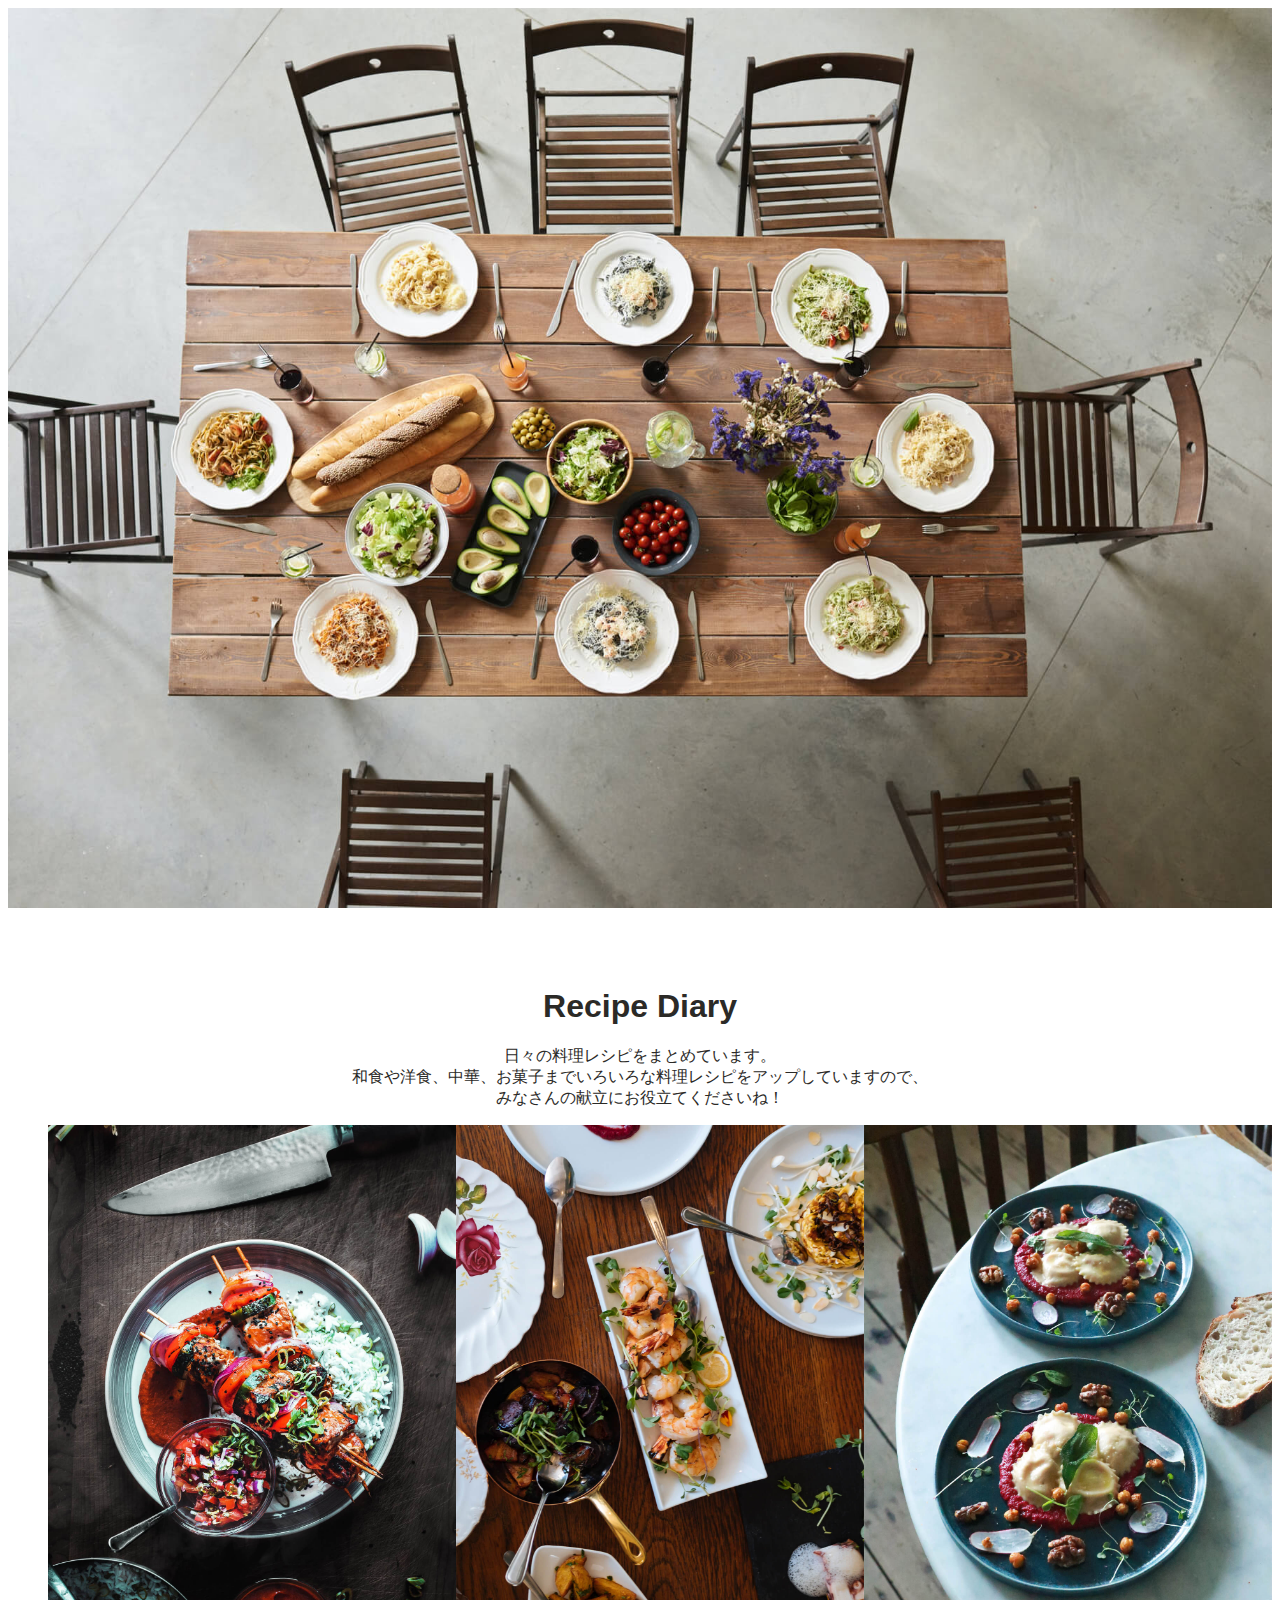
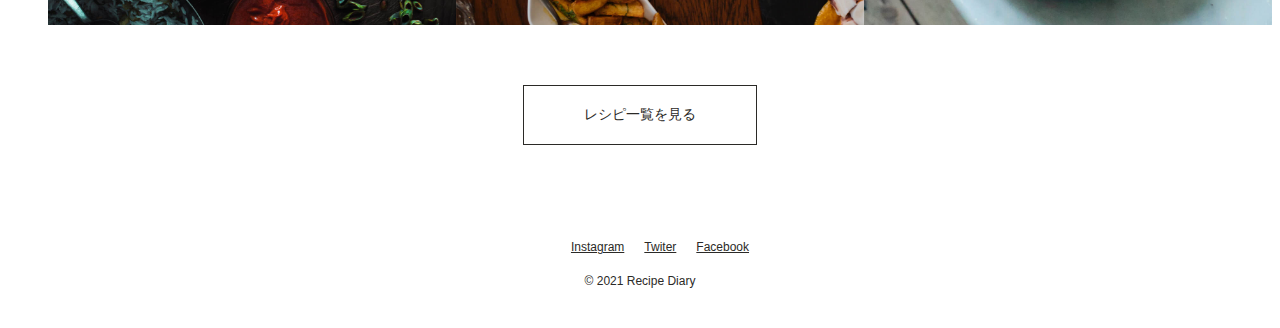
<file: 模写コーティング2/index.html>
<!DOCTYPE html>
<html lang="ja">
<head>
    <meta charset="UTF-8">
    <meta http-equiv="X-UA-Compatible" content="IE=edge">
    <meta name="viewport" content="width=device-width, initial-scale=1.0">
    <title>Recipie Dialy</title>
    <link rel="stylesheet" href="style.css">
</head>
<body>
    <div class="top-wrapper">
        
    </div>
    <div class="main-wrapper">
        <div class="main">
            <h1>Recipe Diary</h1>
            <p>日々の料理レシピをまとめています。<br>
                和食や洋食、中華、お菓子までいろいろな料理レシピをアップしていますので、<br>
                みなさんの献立にお役立てくださいね！
                
                </p>
        </div>

    </div>
    
    <div class="lesson-wrapper">
        <div class="lesson-icon">
            <ul class=gnav>
                <li><img src="recipe1.jpg"></li>
                <li><img src="recipe2.jpg"></li>
                <li><img src="recipe3.jpg"></li>
            </ul>
        </div>
    </div>
    
    <div class="btn-wrapper">
        <a class="btn"　href="#">レシピ一覧を見る</a>
    </div>

    <footer>
        <div class="footer-icon">
            <ul class="sns">
                <li><a href="#">Instagram</a></li>
                <li><a href="#">Twiter</a></li>
                <li><a href="#">Facebook</a></li>
            </ul>
            <p>&copy; 2021 Recipe Diary</p>

      
        </div>
    </footer>
</body>
</html>
</file>
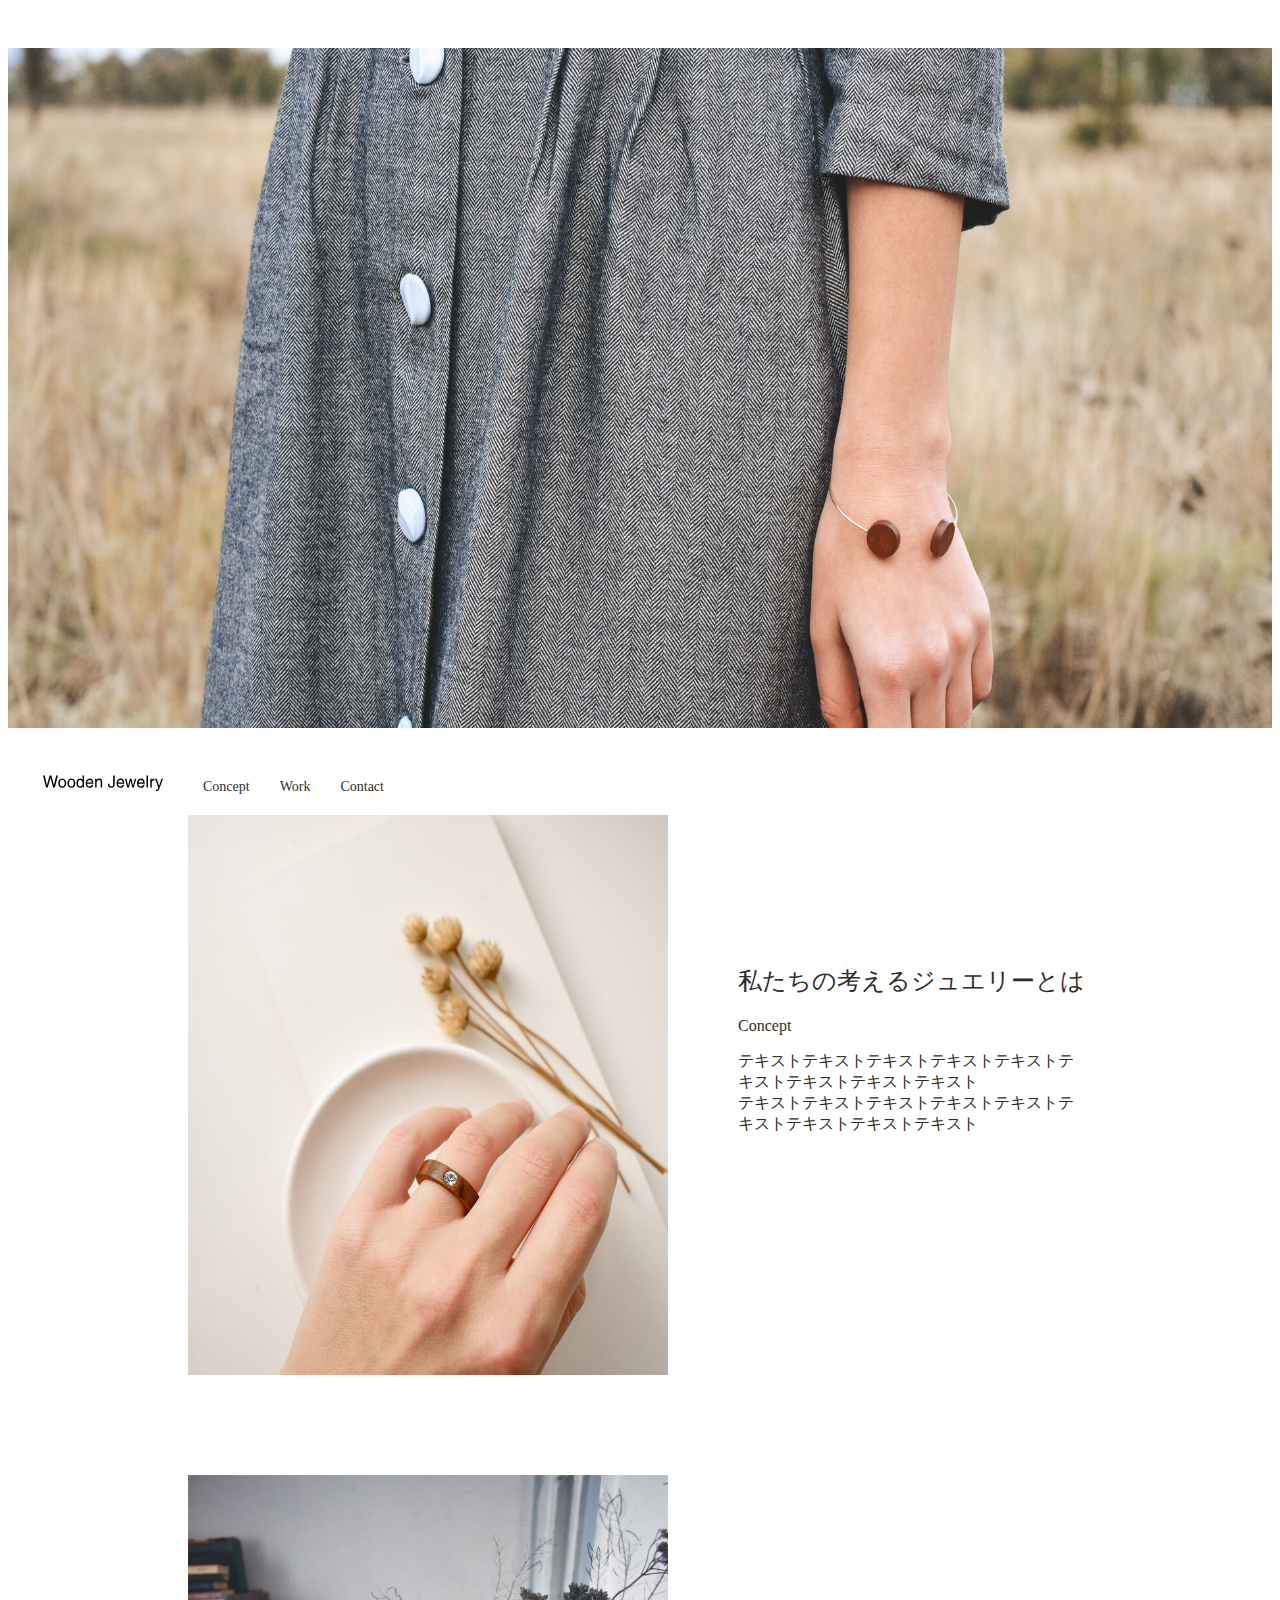
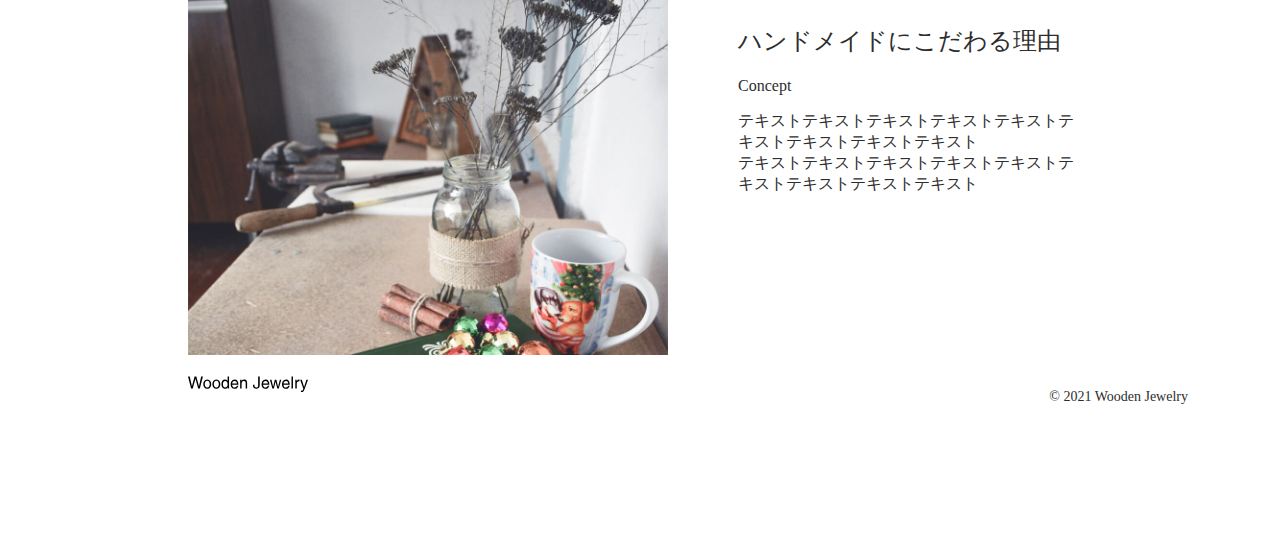
<file: 模写コーティング3/index.html>
<!DOCTYPE html>
<html lang="ja">
<head>
    <meta charset="UTF-8">
    <meta http-equiv="X-UA-Compatible" content="IE=edge">
    <meta name="viewport" content="width=device-width, initial-scale=1.0">
    <title>Recipie Dialy</title>
    <link rel="stylesheet" href="style.css">
</head>
<body>
    <div class="main">
        <div class="main-icon">
            <img src="mainvisual.jpg">
        </div>
    </div>
    <header>
        <div class="header">
            <a href="#"><img src="logo.svg"></a>
        </div>
        <div class="header-nav">
            <ul class=gnav>
                <li><a href="#">Concept</a></li>
                <li><a href="#">Work</a></li>
                <li><a href="#">Contact</a></li>
            </ul>
        </div>
    </header>
    <div class="list">
        <div class="container">
            <div class="list-left">
                <img src="concept.jpg">
                <div class="list-left2">
                <h2>私たちの考えるジュエリーとは</h2>
                <p class="concept">Concept</p>
                    <p>テキストテキストテキストテキストテキストテ<br>
                        キストテキストテキストテキスト<br>
                    テキストテキストテキストテキストテキストテ<br>
                        キストテキストテキストテキスト</p>
                </div>
            </div>
        </div>
    </div>

    <div class="list">
        <div class="container">
            <div class="list-right">
                <img src="work.jpg">
                <div class="list-right2">
                <h2>ハンドメイドにこだわる理由</h2>
                <p class="work">Concept</p>
                    <p>テキストテキストテキストテキストテキストテ<br>
                        キストテキストテキストテキスト<br>
                    テキストテキストテキストテキストテキストテ<br>
                        キストテキストテキストテキスト</p>
                </div>

        </div>
    </div>
    <footer>
        
            <div class="footer-logo">
            <Img src="logo.svg">
        </div>
        <p>&copy; 2021 Wooden Jewelry</p>
        
    </footer>
</body>
</html>
</file>
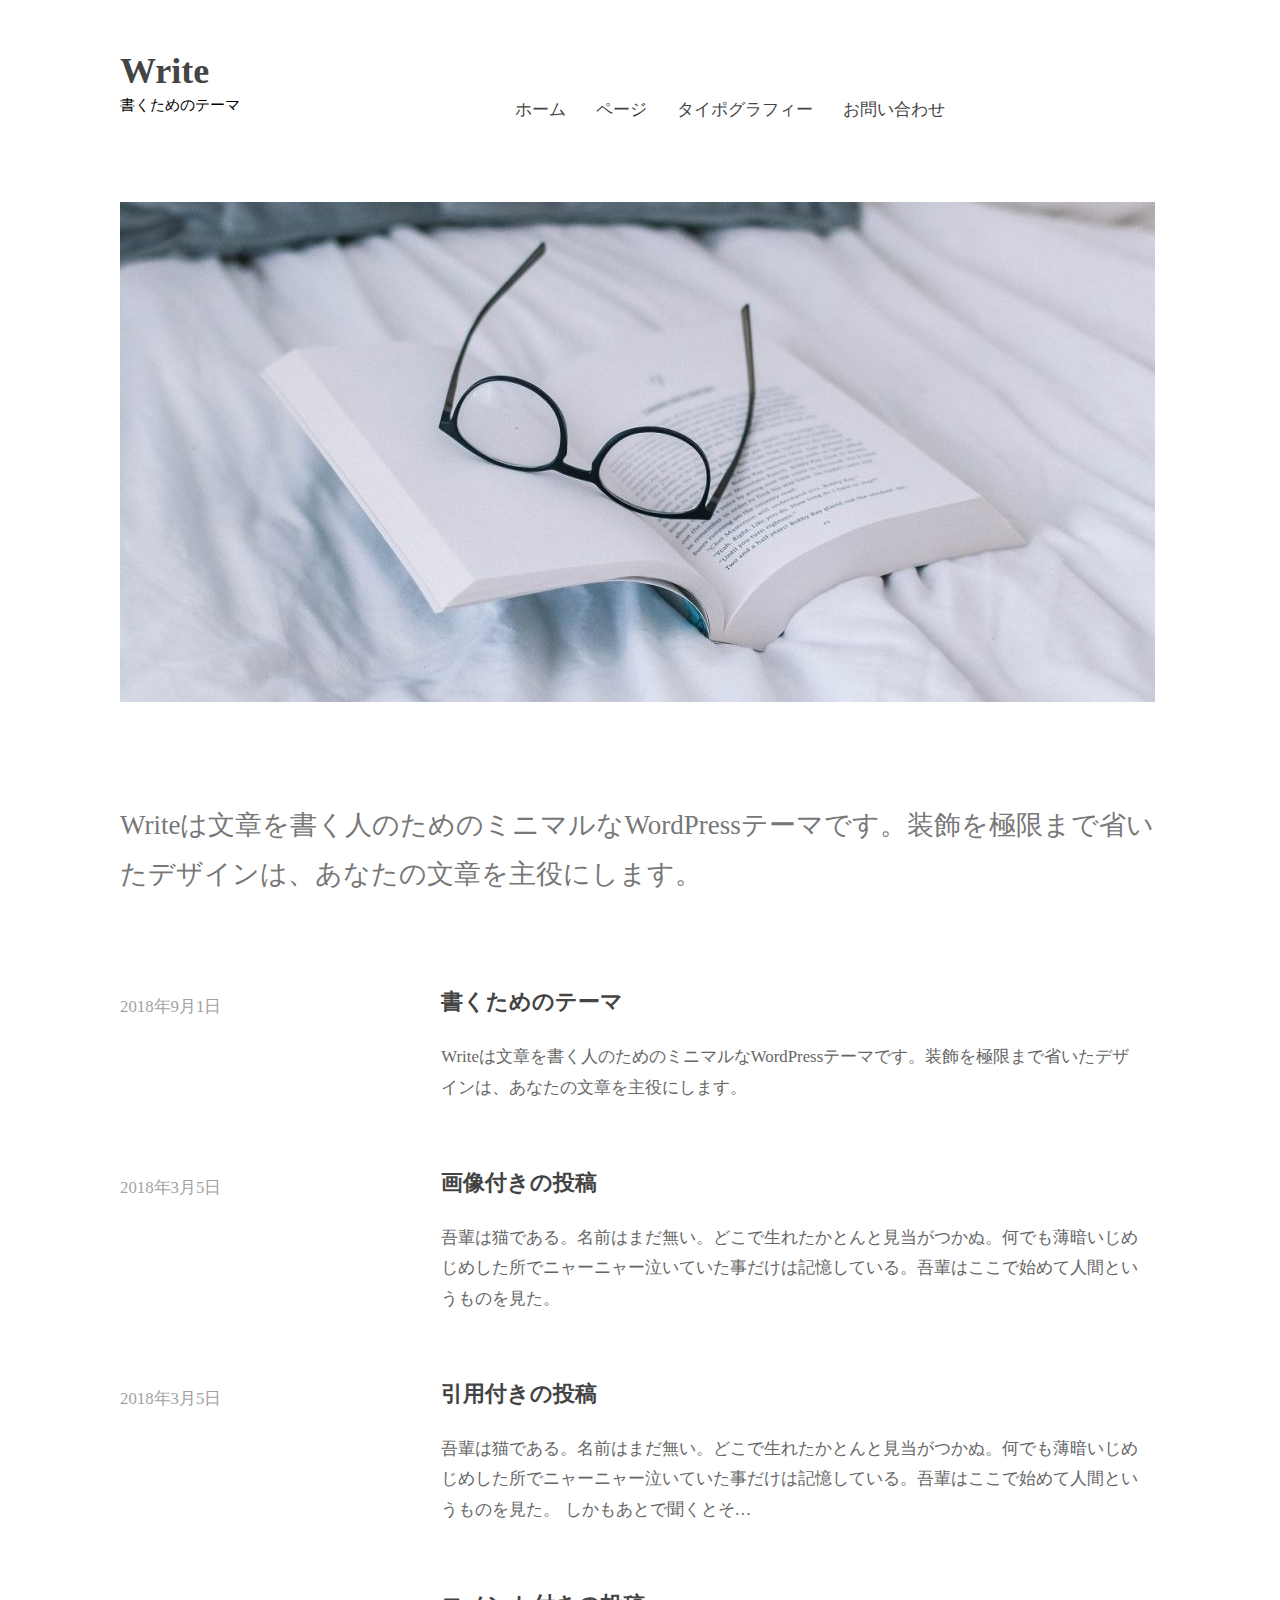
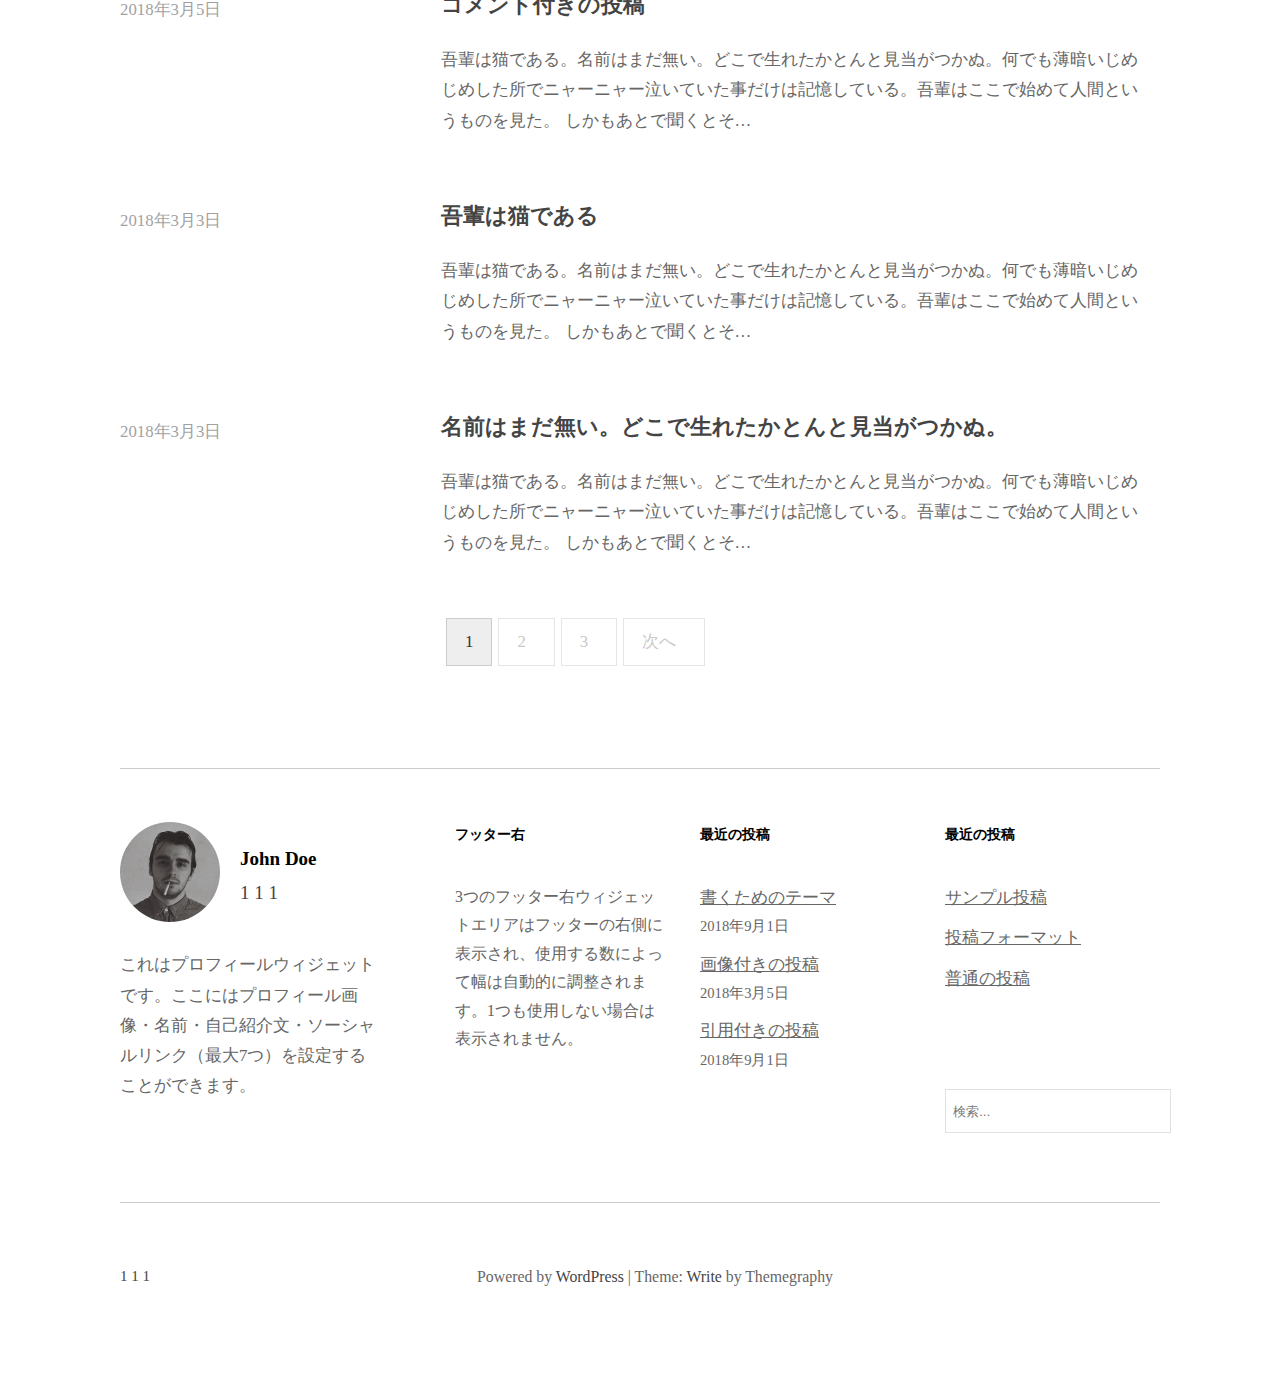
<file: 模写コーティング4/index.html>
<!DOCTYPE html>
<html lang="ja">
<head>
    <meta charset="UTF-8">
    <meta http-equiv="X-UA-Compatible" content="IE=edge">
    <meta name="viewport" content="width=device-width, initial-scale=1.0">
    <title>Recipie Dialy</title>
    <link rel="stylesheet" href="style.css">
</head>
<body>
  <header>
    <div class="container">
      <div class="header-left">
        <h1><a href="#">Write</a></h1>
        <p>書くためのテーマ</p>
      </div>
      <div class="header-right">
        <ul class="gnav">
          <li><a href="#">ホーム</a>
          <ul>
          <li><a href="/">カスタマイズ</a></li>
          </ul>
          </li>
          <li><a href="#">ページ</a>
          <ul>
            <li><a href="/">アイキャッチ画像無しのページ</a></li>
            <li><a href="/">ページ（全幅テンプレート）</a></li>
            </ul>
          </li>
          <li><a href="#">タイポグラフィー</a></li>
          <li><a href="#">お問い合わせ</a></li>
        </ul>

        <div class="search-wrapper">
          <form action=""> 
            <input class="search" name="q" type="text" placeholder="検索...">
          </form>
        </div>

      </div>
      
    </div>
  </header>

  <div class="top-wrapper">
    <div class="container">
      <img src="cropped-nicole-honeywill-730102-unsplash.jpg">
      <p>Writeは文章を書く人のためのミニマルなWordPressテーマです。装飾を極限まで省いたデザインは、あなたの文章を主役にします。
        </p>
    </div>
  </div>

  <div class="main-wrapper">
    <div class="container">
      <div class="text-box">
        <div class="date">
          <p><a href="#">2018年9月1日</a></p>
        </div>
        <div class="textarea">
          <h1 class="text-heading"><a href="#">書くためのテーマ</a></h1>
          <p class="text">Writeは文章を書く人のためのミニマルなWordPressテーマです。装飾を極限まで省いたデザインは、あなたの文章を主役にします。

          </p>
        </div>
      </div>

      <div class="text-box">
        <div class="date">
          <p><a href="#">2018年3月5日</a></p>
        </div>
        <div class="textarea">
          <h1 class="text-heading"><a href="#">画像付きの投稿</a></h1>
          <p class="text">吾輩は猫である。名前はまだ無い。どこで生れたかとんと見当がつかぬ。何でも薄暗いじめじめした所でニャーニャー泣いていた事だけは記憶している。吾輩はここで始めて人間というものを見た。
          </p>
        </div>
      </div>

      <div class="text-box">
        <div class="date">
          <p><a href="#">2018年3月5日</a></p>
        </div>
        <div class="textarea">
          <h1 class="text-heading"><a href="#">引用付きの投稿</a></h1>
          <p class="text">吾輩は猫である。名前はまだ無い。どこで生れたかとんと見当がつかぬ。何でも薄暗いじめじめした所でニャーニャー泣いていた事だけは記憶している。吾輩はここで始めて人間というものを見た。 しかもあとで聞くとそ…
            
          </p>
        </div>
      </div>

      <div class="text-box">
        <div class="date">
          <p><a href="#">2018年3月5日</a></p>
        </div>
        <div class="textarea">
          <h1 class="text-heading"><a href="#">コメント付きの投稿</a></h1>
          <p class="text">吾輩は猫である。名前はまだ無い。どこで生れたかとんと見当がつかぬ。何でも薄暗いじめじめした所でニャーニャー泣いていた事だけは記憶している。吾輩はここで始めて人間というものを見た。 しかもあとで聞くとそ…
            
          </p>
        </div>
      </div>

      <div class="text-box">
        <div class="date">
          <p><a href="#">2018年3月3日</a></p>
        </div>
        <div class="textarea">
          <h1 class="text-heading"><a href="#">吾輩は猫である</a></h1>
          <p class="text">吾輩は猫である。名前はまだ無い。どこで生れたかとんと見当がつかぬ。何でも薄暗いじめじめした所でニャーニャー泣いていた事だけは記憶している。吾輩はここで始めて人間というものを見た。 しかもあとで聞くとそ…
            
          </p>
        </div>
      </div>

      <div class="text-box">
        <div class="date">
          <p><a href="#">2018年3月3日</a></p>
        </div>
        <div class="textarea">
          <h1 class="text-heading"><a href="#">名前はまだ無い。どこで生れたかとんと見当がつかぬ。</a></h1>
          <p class="text">吾輩は猫である。名前はまだ無い。どこで生れたかとんと見当がつかぬ。何でも薄暗いじめじめした所でニャーニャー泣いていた事だけは記憶している。吾輩はここで始めて人間というものを見た。 しかもあとで聞くとそ…
            
          </p>
        </div>
      </div>
          
          <ul class="page-list">
            <li class="this">1</a></li>
            <li><a  class="fab" href="#">2</a></li>
            <li><a  class="fab" href="#">3</a></li>
            <li><a  class="fab" href="#">次へ</a></li>
          </ul>
    </div>
  </div>

  <div class="profile-wrapper">
    <div class="container">
      <div class="profile">
        <img class="photo" src="profile-m.png">
        <div class="profile-heading">
          <h1>John Doe</h1>
          <a href="#">1</a>
          <a href="#">1</a>
          <a href="#">1</a>
        </div>
        <div class="profile-text">
          <p>これはプロフィールウィジェットです。ここにはプロフィール画像・名前・自己紹介文・ソーシャルリンク（最大7つ）を設定することができます。</p>
        </div>
      </div>

      <div class="sub-menu">
        <div class="sub">
          <h2 class="sub-heading">フッター右</h2>
          <p class="sub-text">3つのフッター右ウィジェットエリアはフッターの右側に表示され、使用する数によって幅は自動的に調整されます。1つも使用しない場合は表示されません。</p>

        </div>

        <div class="sub">
          <h2 class="sub-heading">最近の投稿</h2>
          <ul class="sub1">
            <li><a href="#">書くためのテーマ</a></li>
            <p>2018年9月1日</p>
            <li><a href="#">画像付きの投稿</a></li>
            <p>2018年3月5日</p>
            <li><a href="#">引用付きの投稿</a></li>
            <p>2018年9月1日</p>
          </ul>

        </div>

        <div class="sub">
          <h2 class="sub-heading">最近の投稿</h2>
          <ul class="sub2">
            <li><a href="#">サンプル投稿</a></li>
            <li><a href="#">投稿フォーマット</a></li>
            <li><a href="#">普通の投稿</a></li>
          </ul>
          <input class="sub-input" type="text" placeholder="検索...">


        </div>


      </div>
    </div>
  </div>

  <footer>
    <div class="container">
      <div class="footer-icon">
        <a  clas="fab" href="#">1</a>
        <a  clas="fab" href="#">1</a>
        <a  clas="fab" href="#">1</a>

      </div>

      <div class="footer-logo">
        <p>Powered by <span><a href="#">WordPress</a></span> | Theme: <span><a href="#">Write</a></span> by Themegraphy</p>
      </div>
    </div>
  </footer>
        
</body>
</file>
<file: 模写コーティング2/style.css>
@charset "UTF-8";

html {
  font-size: 100%;
}
body {
  color: #2b2a27;
  font-family: "Helvetica Neue", "Arial", "Hiragino Sans", "Meiryo", sans-serif;
}
img {
  max-width: 100%;
}
ul {
  list-style: none;
}
a {
  color: #2b2a27;
}
.top-wrapper{
  height: 100vh;
  background-image:url(recipe.jpg);
  background-size: cover;
  background-position: center top;
  background-repeat: no-repeat;
  margin-bottom: 80px;
}

.main-wrapper{
  text-align: center;
}
.gnav{
  display: flex;
}
.lesson-icon{
 
  margin-bottom: 60px;

}
.lesson-icon li{
  width: calc(100%/3);
}
.lesson-icon img{
  width: 100%;
  height: 500px;
  object-fit: cover;
  vertical-align: bottom;
}
.btn-wrapper{
  text-align: center;
}
.btn{
  display: inline-block;
  border: solid 1px #2b2a27;
  font-size: 0.875rem;
  padding: 20px 60px;
}
footer{
  margin-top:95px;
  text-align: center;
  font-size: 0.75rem;
  padding-bottom:20px
}
.sns{
  display: flex;
  justify-content: center;
  margin-bottom: 20px;
}
.sns li{
  margin:0 10px;
}
</file>
<file: 模写コーティング3/style.css>
@charset "UTF-8";

html {
  font-size: 100%;
}
body {
  color: #2d2d2d;
  font-family: 'Crimson Text', serif;
}
img {
  max-width: 100%;
  vertical-align: bottom;
}
ul {
  list-style: none;
  display: inline-block;
}
a {
  color: #2d2d2d;
  text-decoration: none;
}
.main{
  max-width: 1440px;
  height: 740px;
  text-align: center;
 
}
.main-icon img {
  
  width: 1300px;
  height: 680px;
  margin-top: 40px;
  margin-right: 50px;
}
header{
  width: 1440px;
  display: flex;
  align-items: center;
  margin: 0 35px;
}
  
.header img {
  width: 120px;
}
.header-nav li{
  float: left;
}

.gnav a{
  display: block;
}
.gnav li{
  font-size: 0.875rem;
  padding-right: 30px;
  padding-top:15px;
  
}
.list{
  width: 1360px;
  height: 660px;
}
.container{
  max-width: 1000px;
  margin: 0 auto;
  padding: 0 8px;
 
  
}
.list-left{
  display: flex;
  height: 560px;
}
.list-left img{
  width: 480px;
}
.list-left2 {
  display: inline-block;
  margin-left:70px ;
  margin-top: 130px;
}
.list-left h2{
  font-weight: normal;
}

.list-right{
    display: flex;

}
.list-right img{
  width: 480px;
}
.list-right2 {
  display: inline-block;
  margin-left:70px ;
  margin-top: 130px;
}
.list-right h2{
  font-weight: normal;
}
footer{
  display: flex;
  justify-content: space-between;
  font-size: 0.875rem;
  padding: 20px 0;
  max-width: 1000px;
  margin: 0 auto;
}

.footer-logo img{
  width: 120px;
}
</file>
<file: 模写コーティング4/style.css>
/* 
html5doctor.com Reset Stylesheet
v1.6.1
Last Updated: 2010-09-17
Author: Richard Clark - http://richclarkdesign.com 
Twitter: @rich_clark
*/
 
html, body, div, span, object, iframe,
h1, h2, h3, h4, h5, h6, p, blockquote, pre,
abbr, address, cite, code,
del, dfn, em, img, ins, kbd, q, samp,
small, strong, sub, sup, var,
b, i,
dl, dt, dd, ol, ul, li,
fieldset, form, label, legend,
table, caption, tbody, tfoot, thead, tr, th, td,
article, aside, canvas, details, figcaption, figure, 
footer, header, hgroup, menu, nav, section, summary,
time, mark, audio, video {
    margin:0;
    padding:0;
    border:0;
    outline:0;
    font-size:100%;
    vertical-align:baseline;
    background:transparent;
}
 
body {
    line-height:1;
}
 
article,aside,details,figcaption,figure,
footer,header,hgroup,menu,nav,section { 
    display:block;
}
 
nav ul {
    list-style:none;
}
 
blockquote, q {
    quotes:none;
}
 
blockquote:before, blockquote:after,
q:before, q:after {
    content:'';
    content:none;
}
 
a {
    margin:0;
    padding:0;
    font-size:100%;
    vertical-align:baseline;
    background:transparent;
}
 
/* change colours to suit your needs */
ins {
    background-color:#ff9;
    color:#000;
    text-decoration:none;
}
 
/* change colours to suit your needs */
mark {
    background-color:#ff9;
    color:#000; 
    font-style:italic;
    font-weight:bold;
}
 
del {
    text-decoration: line-through;
}
 
abbr[title], dfn[title] {
    border-bottom:1px dotted;
    cursor:help;
}
 
table {
    border-collapse:collapse;
    border-spacing:0;
}
 
/* change border colour to suit your needs */
hr {
    display:block;
    height:1px;
    border:0;   
    border-top:1px solid #cccccc;
    margin:1em 0;
    padding:0;
}
 
input, select {
    vertical-align:middle;
}

  body {
    font-size: 15px;
    font-family: Georgia, 游明朝, YuMincho, "Hiragino Mincho ProN", Meiryo, serif;
    line-height: 1.8;
}
a{
  text-decoration: none;
  color:#444444;
}
.container{
  width: 1040px;
  margin: 0 auto;
}
header{
  height: 152px;
  margin-top: 50px;
  width: 100%;

}
.header-left{
  float: left;
}
.header-left h1{
  font-size: 36px;
  line-height: 42px;
}
.header-right{
  float: right;
  padding-top: 45px;
}
ul{
  list-style: none;
}
.gnav li{
  float: left;
  font-size: 16.88px;
  padding: 0 15px;
  position: relative;
}
.gnav li ul {
  position: absolute;
  top: 45px;
  left:-5px;
  height: 0;
  visibility: hidden;
}
.gnav li a{
  display: block;
  padding-bottom: 15px;
}
.gnav li li{
  width: 200px;
  border: solid 1px #f0f0f0;
  padding: 10px 20px 0 20px;
  box-shadow: 0.5px 0.5px #f0f0f0;
  background-color: white;
  opacity: 0;
  transition: all 0.3s;
}
.gnav li:hover ul li{
visibility: visible;
opacity: 1;
}
.gnav li a:hover{
  color: #c49029;

}
.gnav{
  padding:0 200px 0 0;
  
}
.search-wrapper{
  display: inline-block;
  height:40px;
  float: right;
  position: relative;

}
.search{
  height: 34px;
  width: 0px;
  background: url(search-icon@2x.png) left center no-repddeat;
  background-size: 26px 26px;
  padding-left: 30px;
  font-size: 14px;
  border: 1px solid #e0e0e0;
  position: absolute;
  right: 0;
  top:-5px;
  outline: none;
  border: none;
  cursor: pointer;
  transition: 0.5s;
}
.search:focus{
  width: 210px;
  height: 34px;
  border: 1px;
  background-color: white;
  cursor: text;
}
.top-wrapper{
  height: 780px;
}
.top-wrapper p {
  font-size: 27px;
  color: #777777;
  padding-top: 90px;
}

.main-wrapper{
  height: 1440px;;
}

.main-wrapper .container{
  border-bottom: 1px solid #ccc;
  padding-bottom: 150px;
}

.text-box{
  padding-bottom: 60px;
}

.date{
  float: left;
  margin-right: 220px;
  font-size: 16.8px;
  color:#999999;
  padding-top: 10px;
  opacity: 0.5;
}

.date:hover{
  opacity: 1;
}

.textarea{
  width: 700px;
  display: inline-block;
}

.text-heading{
  color: #111111;
  font-size: 22.4px;
  padding-bottom: 20px;
}

.text-heading a:hover{
  color: #c49029;
}

.text{
  font-size: 16.8px;
  color: #666666;
}

.page-list{
  margin-left: 320px;
}

.page-list li {
  float: left;
  font-size: 16.8px;
  color: #777777;
  display: inline-block;
  border: 1px solid #ccc;
  padding: 8px 18px;
  margin-left: 6px;
  opacity: 0.5;
}

.page-list li:hover{
  opacity: 1;
}

.page-list .this{
  background-color: #EEEEEE;
  color: #333333;
  opacity: 1;
}

.profire-wrapper{
  height: 460px;

}

.profile-wrapper .container{
  border-bottom: 1px solid #ccc;
  height: 380px;
}

.photo{
  border-radius: 50%;
  width: 100px;
  height: auto;
  float: left;
}

.profile{
  width: 300px;
  float: left;
}

.profile-heading{
  font-size: 19px;
  padding: 20px 0 40px 20px;
  display: inline-block;
}

.fab{
  color: #666666;
  padding-right: 10px;
  opacity: 0.7;
  transition: 0.5s;
}

.fab:hover{
  opacity: 1;
}

.profile-text{
  color: #666666;
  font-size: 16.8px;
  width: 260px;
}

.sub{
  float: left;
  width: 210px;
  margin-left:35px
}

.sub-heading{
  font-size: 14.4px;
  padding-bottom:35px;
  }

  .sub-text{
    font-size:15.8px;
    color: #666666;
  }

  .sub li a:hover{
    color: #c49029;
  }

  .sub li a{
    font-size: 16.9px;
    color: #666666;
    text-decoration: underline;
  }

  .sub1 p{
    font-size: 14.6px;
    color: #666666;
    padding-bottom: 10px;
  }

  .sub2 li {
    padding-bottom: 10px;
  }

  .sub-input{
    margin-top:85px;
    height:40px;
    width: 220px;
    border:1px solid #e0e0e0;
  }

  ::placeholder{
    padding-left: 5px;
    color: #777777;

  }

  footer{
    height:120px;
    padding-top: 60px;
  }

  .footer-icon{
    float: left;
  }

  .footer-logo{
    text-align: center;
    color: #666666;
    font-size: 15.8px;
  }
</file>
